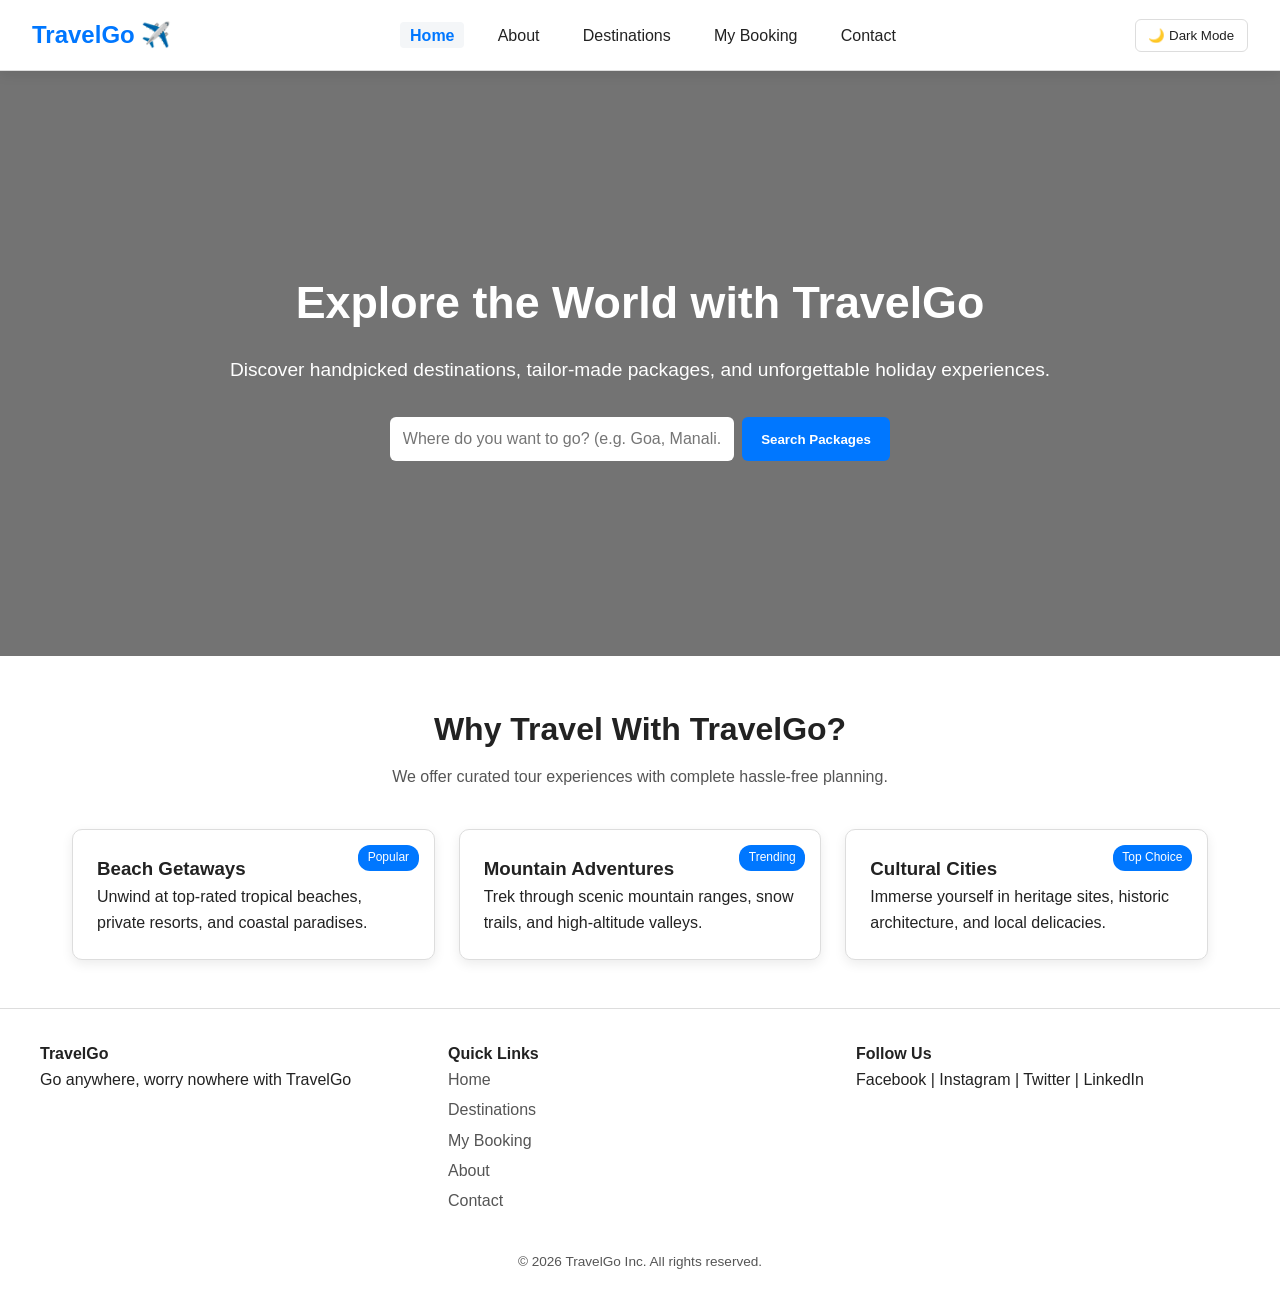
<file: index.html>
<!DOCTYPE html>
<html lang="en">
<head>
  <meta charset="UTF-8" />
  <meta name="viewport" content="width=device-width, initial-scale=1.0" />
  <title>TravelGo - Home</title>
  <link rel="stylesheet" href="style.css" />
</head>
<body>
  <!-- Header Navigation -->
  <header>
    <div class="logo">TravelGo ✈️</div>
    <nav>
      <ul class="nav-links">
        <li><a href="index.html" class="active">Home</a></li>
        <li><a href="about.html">About</a></li>
        <li><a href="destinations.html">Destinations</a></li>
        <li><a href="booking.html">My Booking</a></li>
        <li><a href="contact.html">Contact</a></li>
      </ul>
    </nav>
    <button id="dark-mode-toggle" class="btn-toggle">🌙 Dark Mode</button>
  </header>

  <!-- Hero Section -->
  <section class="hero">
    <div class="hero-content">
      <h1>Explore the World with TravelGo</h1>
      <p>Discover handpicked destinations, tailor-made packages, and unforgettable holiday experiences.</p>
      <div class="search-box">
        <input type="text" id="hero-search-input" placeholder="Where do you want to go? (e.g. Goa, Manali...)" />
        <button id="hero-search-btn" class="btn">Search Packages</button>
      </div>
    </div>
  </section>

  <!-- Featured Highlights Section -->
  <section class="section">
    <h2 class="section-title">Why Travel With TravelGo?</h2>
    <p class="section-subtitle">We offer curated tour experiences with complete hassle-free planning.</p>
    
    <div class="destination-highlights">
      <div class="dest-card">
        <div class="badge">Popular</div>
        <h3>Beach Getaways</h3>
        <p>Unwind at top-rated tropical beaches, private resorts, and coastal paradises.</p>
      </div>
      <div class="dest-card">
        <div class="badge">Trending</div>
        <h3>Mountain Adventures</h3>
        <p>Trek through scenic mountain ranges, snow trails, and high-altitude valleys.</p>
      </div>
      <div class="dest-card">
        <div class="badge">Top Choice</div>
        <h3>Cultural Cities</h3>
        <p>Immerse yourself in heritage sites, historic architecture, and local delicacies.</p>
      </div>
    </div>
  </section>

  <!-- Footer -->
  <footer>
    <div class="footer-content">
      <div class="footer-col">
        <h4>TravelGo</h4>
        <p>Go anywhere, worry nowhere with TravelGo </p>
      </div>
      <div class="footer-col">
        <h4>Quick Links</h4>
        <a href="index.html">Home</a>
        <a href="destinations.html">Destinations</a>
        <a href="booking.html">My Booking</a>
        <a href="about.html">About</a>
        <a href="contact.html">Contact</a>
      </div>
      <div class="footer-col">
        <h4>Follow Us</h4>
        <p>Facebook | Instagram | Twitter | LinkedIn</p>
      </div>
    </div>
    <div class="copyright">&copy; 2026 TravelGo Inc. All rights reserved.</div>
  </footer>

  <script src="script.js"></script>
</body>
</html>
</file>
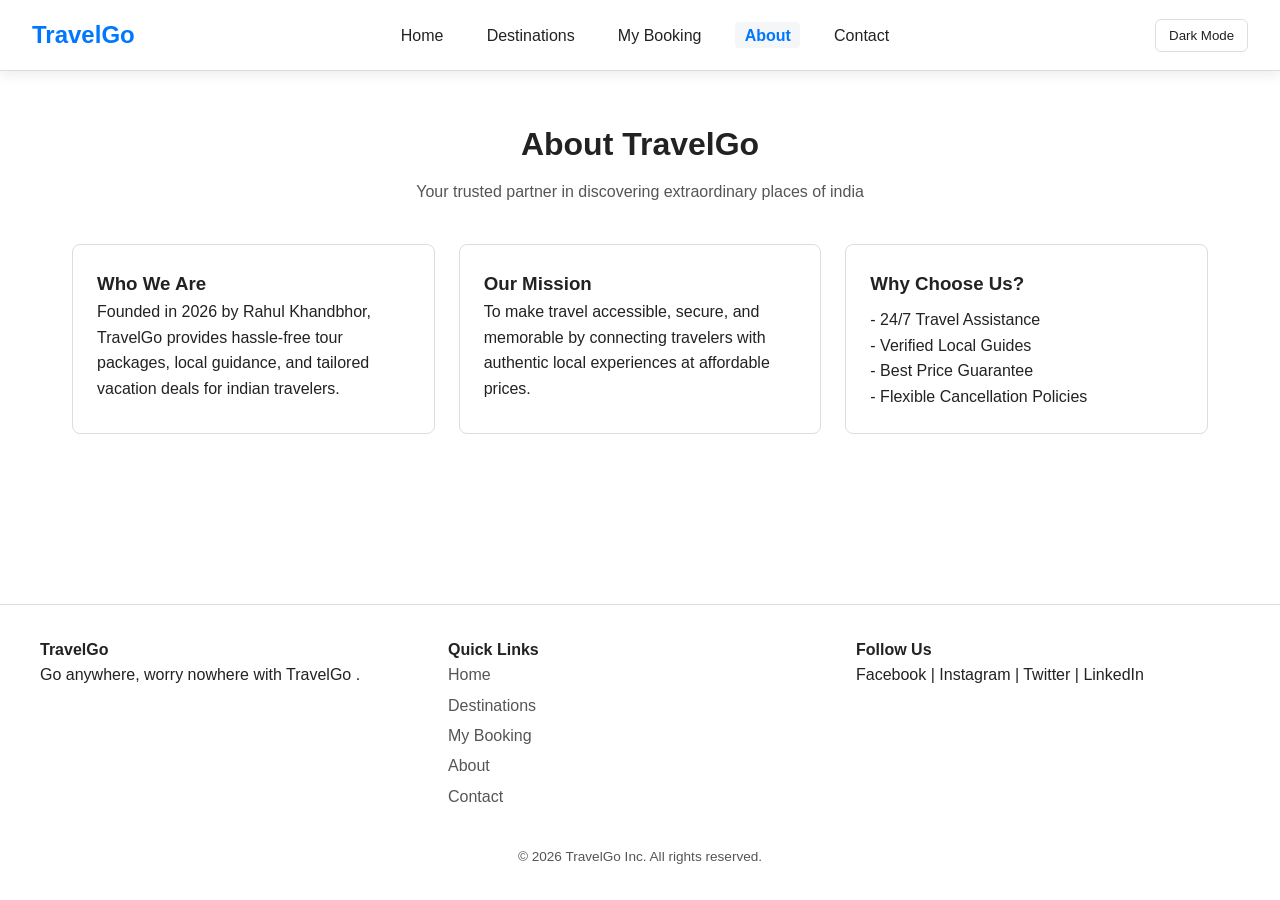
<file: about.html>
<!DOCTYPE html>
<html lang="en">
<head>
  <meta charset="UTF-8" />
  <meta name="viewport" content="width=device-width, initial-scale=1.0" />
  <title>TravelGo - About Us</title>
  <link rel="stylesheet" href="style.css" />
</head>
<body>
  <header>
    <div class="logo">TravelGo </div>
    <nav>
      <ul class="nav-links">
        <li><a href="index.html">Home</a></li>
        <li><a href="destinations.html">Destinations</a></li>
        <li><a href="booking.html">My Booking</a></li>
        <li><a href="about.html" class="active">About</a></li>
        <li><a href="contact.html">Contact</a></li>
      </ul>
    </nav>
    <button id="dark-mode-toggle" class="btn-toggle"> Dark Mode</button>
  </header>

  <section class="section">
    <h2 class="section-title">About TravelGo</h2>
    <p class="section-subtitle">Your trusted partner in discovering extraordinary places of india </p>
    
    <div class="about-grid">
      <div class="about-card">
        <h3>Who We Are</h3>
        <p>Founded in 2026 by Rahul Khandbhor, TravelGo provides hassle-free tour packages, local guidance, and tailored vacation deals for indian travelers.</p>
      </div>
      <div class="about-card">
        <h3>Our Mission</h3>
        <p>To make travel accessible, secure, and memorable by connecting travelers with authentic local experiences at affordable prices.</p>
      </div>
      <div class="about-card">
        <h3>Why Choose Us?</h3>
        <ul>
          <li>- 24/7 Travel Assistance</li>
          <li>- Verified Local Guides</li>
          <li>- Best Price Guarantee</li>
          <li>- Flexible Cancellation Policies</li>
        </ul>
      </div>
    </div>
  </section>

  <footer>
    <div class="footer-content">
      <div class="footer-col">
        <h4>TravelGo</h4>
        <p>Go anywhere, worry nowhere with TravelGo .</p>
      </div>
      <div class="footer-col">
        <h4>Quick Links</h4>
        <a href="index.html">Home</a>
        <a href="destinations.html">Destinations</a>
        <a href="booking.html">My Booking</a>
        <a href="about.html">About</a>
        <a href="contact.html">Contact</a>
      </div>
      <div class="footer-col">
        <h4>Follow Us</h4>
        <p>Facebook | Instagram | Twitter | LinkedIn</p>
      </div>
    </div>
    <div class="copyright">&copy; 2026 TravelGo Inc. All rights reserved.</div>
  </footer>

  <script src="script.js"></script>
</body>
</html>
</file>
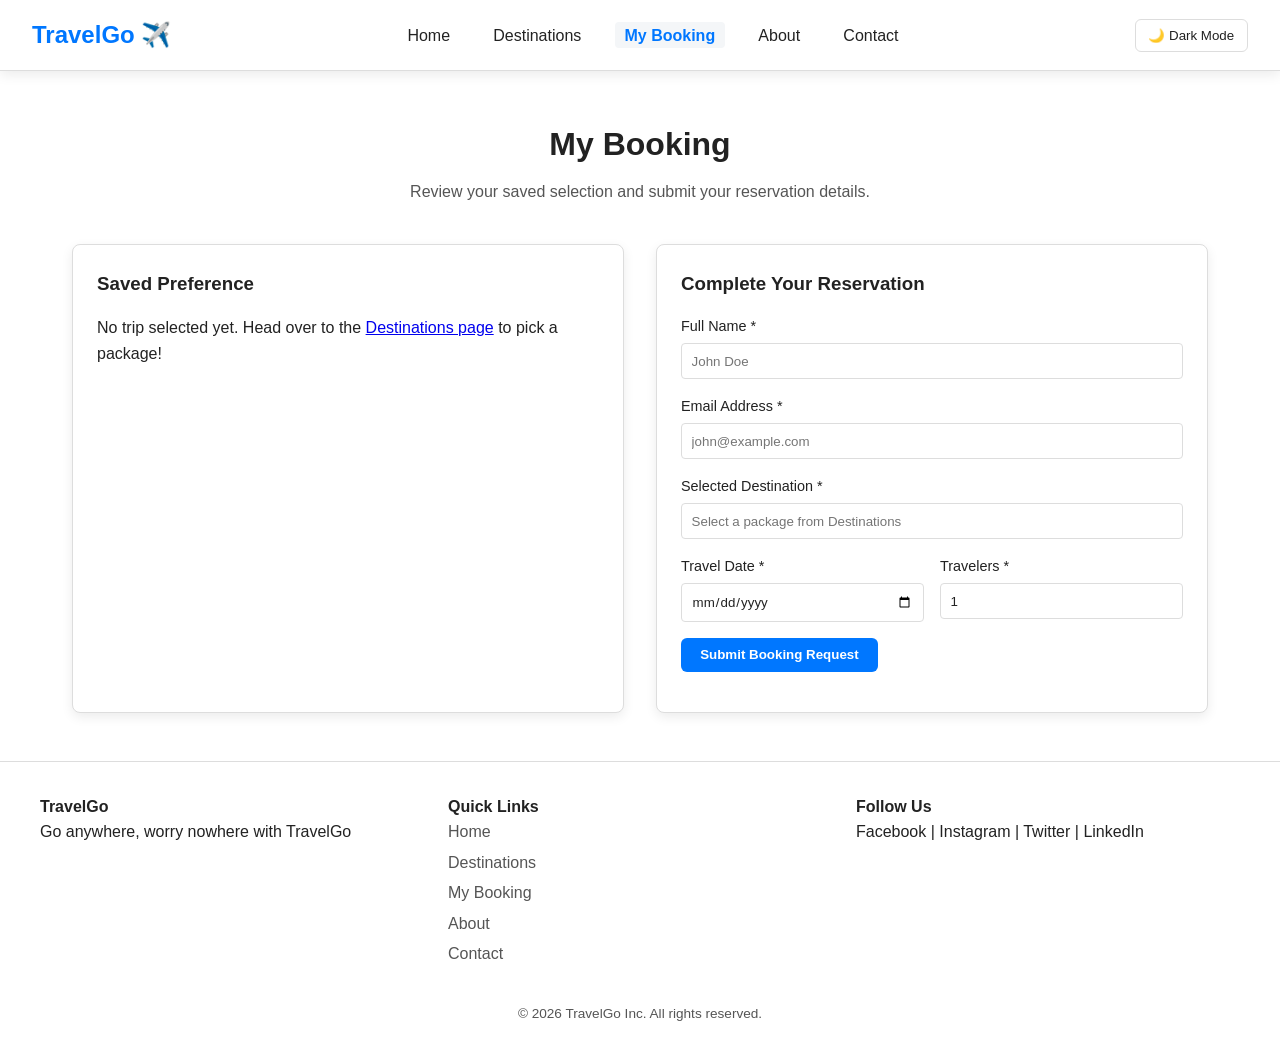
<file: booking.html>
<!DOCTYPE html>
<html lang="en">
<head>
  <meta charset="UTF-8" />
  <meta name="viewport" content="width=device-width, initial-scale=1.0" />
  <title>TravelGo - My Booking</title>
  <link rel="stylesheet" href="style.css" />
</head>
<body>
  <header>
    <div class="logo">TravelGo ✈️</div>
    <nav>
      <ul class="nav-links">
        <li><a href="index.html">Home</a></li>
        <li><a href="destinations.html">Destinations</a></li>
        <li><a href="booking.html" class="active">My Booking</a></li>
        <li><a href="about.html">About</a></li>
        <li><a href="contact.html">Contact</a></li>
      </ul>
    </nav>
    <button id="dark-mode-toggle" class="btn-toggle">🌙 Dark Mode</button>
  </header>

  <section class="section">
    <h2 class="section-title">My Booking</h2>
    <p class="section-subtitle">Review your saved selection and submit your reservation details.</p>

    <div class="booking-container">
      <!-- Saved Preference Box -->
      <div class="saved-booking-box">
        <h3>Saved Preference</h3>
        <div id="saved-package-info">
          <p>No trip selected yet. Head over to the <a href="destinations.html">Destinations page</a> to pick a package!</p>
        </div>
        <button id="clear-booking-btn" class="btn btn-secondary hidden">Clear Saved Selection</button>
      </div>

      <!-- Booking Form -->
      <div class="booking-form-box">
        <h3>Complete Your Reservation</h3>
        <form id="booking-form" novalidate>
          <div class="form-group">
            <label for="user-name">Full Name *</label>
            <input type="text" id="user-name" required placeholder="John Doe" />
          </div>

          <div class="form-group">
            <label for="user-email">Email Address *</label>
            <input type="email" id="user-email" required placeholder="john@example.com" />
          </div>

          <div class="form-group">
            <label for="user-destination">Selected Destination *</label>
            <input type="text" id="user-destination" required placeholder="Select a package from Destinations" readonly />
          </div>

          <div class="form-row">
            <div class="form-group">
              <label for="travel-date">Travel Date *</label>
              <input type="date" id="travel-date" required />
            </div>

            <div class="form-group">
              <label for="travelers">Travelers *</label>
              <input type="number" id="travelers" min="1" max="20" value="1" required />
            </div>
          </div>

          <button type="submit" class="btn">Submit Booking Request</button>
          <div id="form-message" class="form-msg"></div>
        </form>
      </div>
    </div>
  </section>

  <footer>
    <div class="footer-content">
      <div class="footer-col">
        <h4>TravelGo</h4>
        <p>Go anywhere, worry nowhere with TravelGo </p>
      </div>
      <div class="footer-col">
        <h4>Quick Links</h4>
        <a href="index.html">Home</a>
        <a href="destinations.html">Destinations</a>
        <a href="booking.html">My Booking</a>
        <a href="about.html">About</a>
        <a href="contact.html">Contact</a>
      </div>
      <div class="footer-col">
        <h4>Follow Us</h4>
        <p>Facebook | Instagram | Twitter | LinkedIn</p>
      </div>
    </div>
    <div class="copyright">&copy; 2026 TravelGo Inc. All rights reserved.</div>
  </footer>

  <script src="script.js"></script>
</body>
</html>
</file>
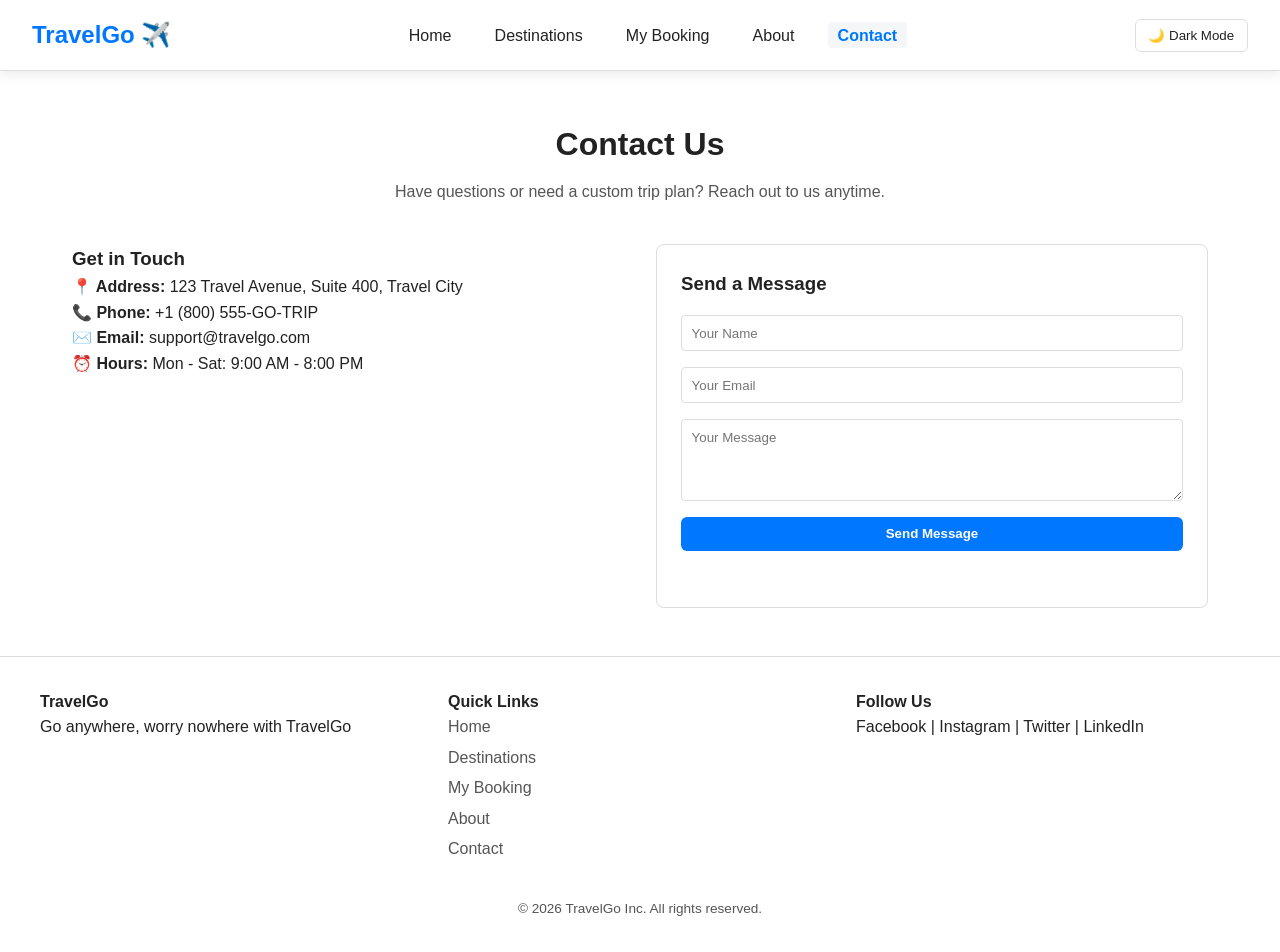
<file: contact.html>
<!DOCTYPE html>
<html lang="en">
<head>
  <meta charset="UTF-8" />
  <meta name="viewport" content="width=device-width, initial-scale=1.0" />
  <title>TravelGo - Contact Us</title>
  <link rel="stylesheet" href="style.css" />
</head>
<body>
  <header>
    <div class="logo">TravelGo ✈️</div>
    <nav>
      <ul class="nav-links">
        <li><a href="index.html">Home</a></li>
        <li><a href="destinations.html">Destinations</a></li>
        <li><a href="booking.html">My Booking</a></li>
        <li><a href="about.html">About</a></li>
        <li><a href="contact.html" class="active">Contact</a></li>
      </ul>
    </nav>
    <button id="dark-mode-toggle" class="btn-toggle">🌙 Dark Mode</button>
  </header>

  <section class="section">
    <h2 class="section-title">Contact Us</h2>
    <p class="section-subtitle">Have questions or need a custom trip plan? Reach out to us anytime.</p>

    <div class="contact-grid">
      <div class="contact-info">
        <h3>Get in Touch</h3>
        <p><strong>📍 Address:</strong> 123 Travel Avenue, Suite 400, Travel City</p>
        <p><strong>📞 Phone:</strong> +1 (800) 555-GO-TRIP</p>
        <p><strong>✉️ Email:</strong> support@travelgo.com</p>
        <p><strong>⏰ Hours:</strong> Mon - Sat: 9:00 AM - 8:00 PM</p>
      </div>

      <form id="contact-form" class="contact-form">
        <h3>Send a Message</h3>
        <input type="text" placeholder="Your Name" required />
        <input type="email" placeholder="Your Email" required />
        <textarea rows="4" placeholder="Your Message" required></textarea>
        <button type="submit" class="btn">Send Message</button>
        <div id="contact-msg" class="form-msg"></div>
      </form>
    </div>
  </section>

  <footer>
    <div class="footer-content">
      <div class="footer-col">
        <h4>TravelGo</h4>
        <p>Go anywhere, worry nowhere with TravelGo </p>
      </div>
      <div class="footer-col">
        <h4>Quick Links</h4>
        <a href="index.html">Home</a>
        <a href="destinations.html">Destinations</a>
        <a href="booking.html">My Booking</a>
        <a href="about.html">About</a>
        <a href="contact.html">Contact</a>
      </div>
      <div class="footer-col">
        <h4>Follow Us</h4>
        <p>Facebook | Instagram | Twitter | LinkedIn</p>
      </div>
    </div>
    <div class="copyright">&copy; 2026 TravelGo Inc. All rights reserved.</div>
  </footer>

  <script src="script.js"></script>
</body>
</html>
</file>
<file: style.css>
/* ==========================================================================
   1. GLOBAL VARIABLES & DARK MODE THEMING
   ========================================================================== */
:root {
  --bg-primary: #ffffff;
  --bg-secondary: #f4f6f8;
  --text-primary: #222222;
  --text-secondary: #555555;
  --accent: #0077ff;
  --accent-hover: #0056b3;
  --card-bg: #ffffff;
  --border-color: #dddddd;
  --shadow: 0 4px 12px rgba(0, 0, 0, 0.08);
}

body.dark-mode {
  --bg-primary: #121212;
  --bg-secondary: #1e1e1e;
  --text-primary: #f1f1f1;
  --text-secondary: #aaaaaa;
  --accent: #3a97ff;
  --accent-hover: #1a7ae6;
  --card-bg: #282828;
  --border-color: #3f3f3f;
  --shadow: 0 4px 12px rgba(0, 0, 0, 0.5);
}

* {
  box-sizing: border-box;
  margin: 0;
  padding: 0;
  font-family: 'Segoe UI', Tahoma, Geneva, Verdana, sans-serif;
  scroll-behavior: smooth;
}

body {
  background-color: var(--bg-primary);
  color: var(--text-primary);
  line-height: 1.6;
  transition: background-color 0.3s, color 0.3s;
  min-height: 100vh;
  display: flex;
  flex-direction: column;
}

/* ==========================================================================
   2. HEADER & TAB NAVIGATION
   ========================================================================== */
header {
  position: sticky;
  top: 0;
  z-index: 1000;
  background-color: var(--card-bg);
  border-bottom: 1px solid var(--border-color);
  display: flex;
  justify-content: space-between;
  align-items: center;
  padding: 1rem 2rem;
  box-shadow: var(--shadow);
}

.logo {
  font-size: 1.5rem;
  font-weight: bold;
  color: var(--accent);
}

.nav-links {
  display: flex;
  list-style: none;
  gap: 1.5rem;
}

.nav-links a {
  text-decoration: none;
  color: var(--text-primary);
  font-weight: 500;
  padding: 0.3rem 0.6rem;
  border-radius: 4px;
  transition: all 0.2s ease;
}

.nav-links a:hover,
.nav-links a.active {
  color: var(--accent);
  background-color: var(--bg-secondary);
  font-weight: 600;
}

.btn-toggle {
  background: none;
  border: 1px solid var(--border-color);
  color: var(--text-primary);
  padding: 0.5rem 0.8rem;
  border-radius: 6px;
  cursor: pointer;
  transition: 0.2s;
}

.btn-toggle:hover {
  background-color: var(--bg-secondary);
}

/* ==========================================================================
   3. COMMON LAYOUT, BUTTONS & HEADINGS
   ========================================================================== */
.btn {
  background-color: var(--accent);
  color: #ffffff;
  border: none;
  padding: 0.6rem 1.2rem;
  border-radius: 6px;
  cursor: pointer;
  font-weight: 600;
  transition: background 0.2s;
  text-decoration: none;
  display: inline-block;
}

.btn:hover {
  background-color: var(--accent-hover);
}

.btn-secondary {
  background-color: #e74c3c;
}

.btn-secondary:hover {
  background-color: #c0392b;
}

.section {
  padding: 3rem 2rem;
  max-width: 1200px;
  margin: 0 auto;
  width: 100%;
  flex: 1;
}

.bg-alt {
  background-color: var(--bg-secondary);
  border-radius: 12px;
}

.section-title {
  font-size: 2rem;
  text-align: center;
  margin-bottom: 0.5rem;
}

.section-subtitle {
  text-align: center;
  color: var(--text-secondary);
  margin-bottom: 2.5rem;
}

/* ==========================================================================
   4. HOME / HERO SECTION
   ========================================================================== */
.hero {
  background: linear-gradient(rgba(0, 0, 0, 0.55), rgba(0, 0, 0, 0.55)),
    url("C:/Users/admin/Desktop/TravelGo - Holiday & Tour Booking Website/images/background.jpg") center/cover no-repeat;
  height: 65vh;
  display: flex;
  justify-content: center;
  align-items: center;
  text-align: center;
  color: #ffffff;
  padding: 0 1rem;
}

.hero-content h1 {
  font-size: 2.8rem;
  margin-bottom: 1rem;
}

.hero-content p {
  font-size: 1.2rem;
  margin-bottom: 2rem;
}

.search-box {
  display: flex;
  justify-content: center;
  gap: 0.5rem;
  max-width: 500px;
  margin: 0 auto;
}

.search-box input {
  flex: 1;
  padding: 0.8rem;
  border: none;
  border-radius: 6px;
  font-size: 1rem;
}

.destination-highlights {
  display: grid;
  grid-template-columns: repeat(auto-fit, minmax(280px, 1fr));
  gap: 1.5rem;
}

.dest-card {
  background-color: var(--card-bg);
  padding: 1.5rem;
  border-radius: 10px;
  border: 1px solid var(--border-color);
  box-shadow: var(--shadow);
  position: relative;
}

.badge {
  position: absolute;
  top: 15px;
  right: 15px;
  background-color: var(--accent);
  color: #ffffff;
  font-size: 0.75rem;
  padding: 0.2rem 0.6rem;
  border-radius: 12px;
}

/* ==========================================================================
   5. DESTINATIONS & FILTER CONTROLS
   ========================================================================== */
.controls {
  display: flex;
  flex-direction: column;
  gap: 1rem;
  align-items: center;
  margin-bottom: 2rem;
}

.controls input {
  width: 100%;
  max-width: 400px;
  padding: 0.7rem;
  border: 1px solid var(--border-color);
  border-radius: 6px;
  background-color: var(--card-bg);
  color: var(--text-primary);
}

.filter-buttons {
  display: flex;
  flex-wrap: wrap;
  gap: 0.5rem;
  justify-content: center;
}

.filter-btn {
  background-color: var(--card-bg);
  border: 1px solid var(--border-color);
  color: var(--text-primary);
  padding: 0.5rem 1rem;
  border-radius: 20px;
  cursor: pointer;
  transition: 0.2s;
}

.filter-btn.active,
.filter-btn:hover {
  background-color: var(--accent);
  color: #ffffff;
  border-color: var(--accent);
}

/* Dynamic Grid */
.grid {
  display: grid;
  grid-template-columns: repeat(auto-fit, minmax(280px, 1fr));
  gap: 1.5rem;
}

.package-card {
  background-color: var(--card-bg);
  border: 1px solid var(--border-color);
  border-radius: 10px;
  overflow: hidden;
  box-shadow: var(--shadow);
  display: flex;
  flex-direction: column;
}

.package-card img {
  width: 100%;
  height: 180px;
  object-fit: cover;
}

.package-body {
  padding: 1.2rem;
  display: flex;
  flex-direction: column;
  flex-grow: 1;
}

.package-header {
  display: flex;
  justify-content: space-between;
  align-items: center;
  margin-bottom: 0.5rem;
}

.category-tag {
  font-size: 0.8rem;
  background-color: var(--bg-secondary);
  padding: 0.2rem 0.5rem;
  border-radius: 4px;
  color: var(--text-secondary);
}

.package-info {
  margin: 0.5rem 0 1rem;
  font-size: 0.95rem;
  color: var(--text-secondary);
}

.package-price {
  font-size: 1.2rem;
  font-weight: bold;
  color: var(--accent);
  margin-top: auto;
  margin-bottom: 1rem;
}

/* ==========================================================================
   6. MODAL WINDOW
   ========================================================================== */
.modal {
  position: fixed;
  top: 0;
  left: 0;
  width: 100%;
  height: 100%;
  background: rgba(0, 0, 0, 0.6);
  display: flex;
  justify-content: center;
  align-items: center;
  z-index: 2000;
}

.modal.hidden {
  display: none !important;
}

.modal-content {
  background-color: var(--card-bg);
  padding: 2rem;
  border-radius: 10px;
  max-width: 450px;
  width: 90%;
  position: relative;
  box-shadow: var(--shadow);
}

.close-btn {
  position: absolute;
  top: 10px;
  right: 15px;
  font-size: 1.5rem;
  cursor: pointer;
}

/* ==========================================================================
   7. MY BOOKING & FORM STYLES
   ========================================================================== */
.booking-container {
  display: grid;
  grid-template-columns: 1fr 1fr;
  gap: 2rem;
}

.saved-booking-box,
.booking-form-box {
  background-color: var(--card-bg);
  padding: 1.5rem;
  border-radius: 8px;
  border: 1px solid var(--border-color);
  box-shadow: var(--shadow);
}

.saved-booking-box h3,
.booking-form-box h3 {
  margin-bottom: 1rem;
}

.form-group {
  margin-bottom: 1rem;
  display: flex;
  flex-direction: column;
}

.form-row {
  display: flex;
  gap: 1rem;
}

.form-row .form-group {
  flex: 1;
}

label {
  font-size: 0.9rem;
  margin-bottom: 0.3rem;
}

input,
textarea {
  padding: 0.6rem;
  border: 1px solid var(--border-color);
  border-radius: 4px;
  background-color: var(--bg-primary);
  color: var(--text-primary);
}

.form-msg {
  margin-top: 1rem;
  font-size: 0.9rem;
  font-weight: bold;
}

.form-msg.success {
  color: #27ae60;
}

.form-msg.error {
  color: #e74c3c;
}

/* ==========================================================================
   8. ABOUT & CONTACT PAGES
   ========================================================================== */
.about-grid {
  display: grid;
  grid-template-columns: repeat(auto-fit, minmax(250px, 1fr));
  gap: 1.5rem;
}

.about-card {
  background-color: var(--card-bg);
  padding: 1.5rem;
  border-radius: 8px;
  border: 1px solid var(--border-color);
}

.about-card ul {
  list-style: none;
  margin-top: 0.5rem;
}

.contact-grid {
  display: grid;
  grid-template-columns: 1fr 1fr;
  gap: 2rem;
}

.contact-form {
  display: flex;
  flex-direction: column;
  gap: 1rem;
  background-color: var(--card-bg);
  padding: 1.5rem;
  border-radius: 8px;
  border: 1px solid var(--border-color);
}

.hidden {
  display: none !important;
}

/* ==========================================================================
   9. FOOTER
   ========================================================================== */
footer {
  background-color: var(--card-bg);
  border-top: 1px solid var(--border-color);
  padding: 2rem;
  margin-top: auto;
}

.footer-content {
  max-width: 1200px;
  margin: 0 auto;
  display: grid;
  grid-template-columns: repeat(auto-fit, minmax(200px, 1fr));
  gap: 1.5rem;
}

.footer-col a {
  display: block;
  color: var(--text-secondary);
  text-decoration: none;
  margin-bottom: 0.3rem;
}

.footer-col a:hover {
  color: var(--accent);
}

.copyright {
  text-align: center;
  margin-top: 2rem;
  font-size: 0.85rem;
  color: var(--text-secondary);
}

/* ==========================================================================
   10. MOBILE RESPONSIVENESS
   ========================================================================== */
@media (max-width: 768px) {
  header {
    flex-direction: column;
    gap: 1rem;
  }

  .nav-links {
    flex-wrap: wrap;
    justify-content: center;
  }

  .booking-container,
  .contact-grid {
    grid-template-columns: 1fr;
  }

  .hero-content h1 {
    font-size: 2rem;
  }
  
  .form-row {
    flex-direction: column;
    gap: 0;
  }
}
</file>
